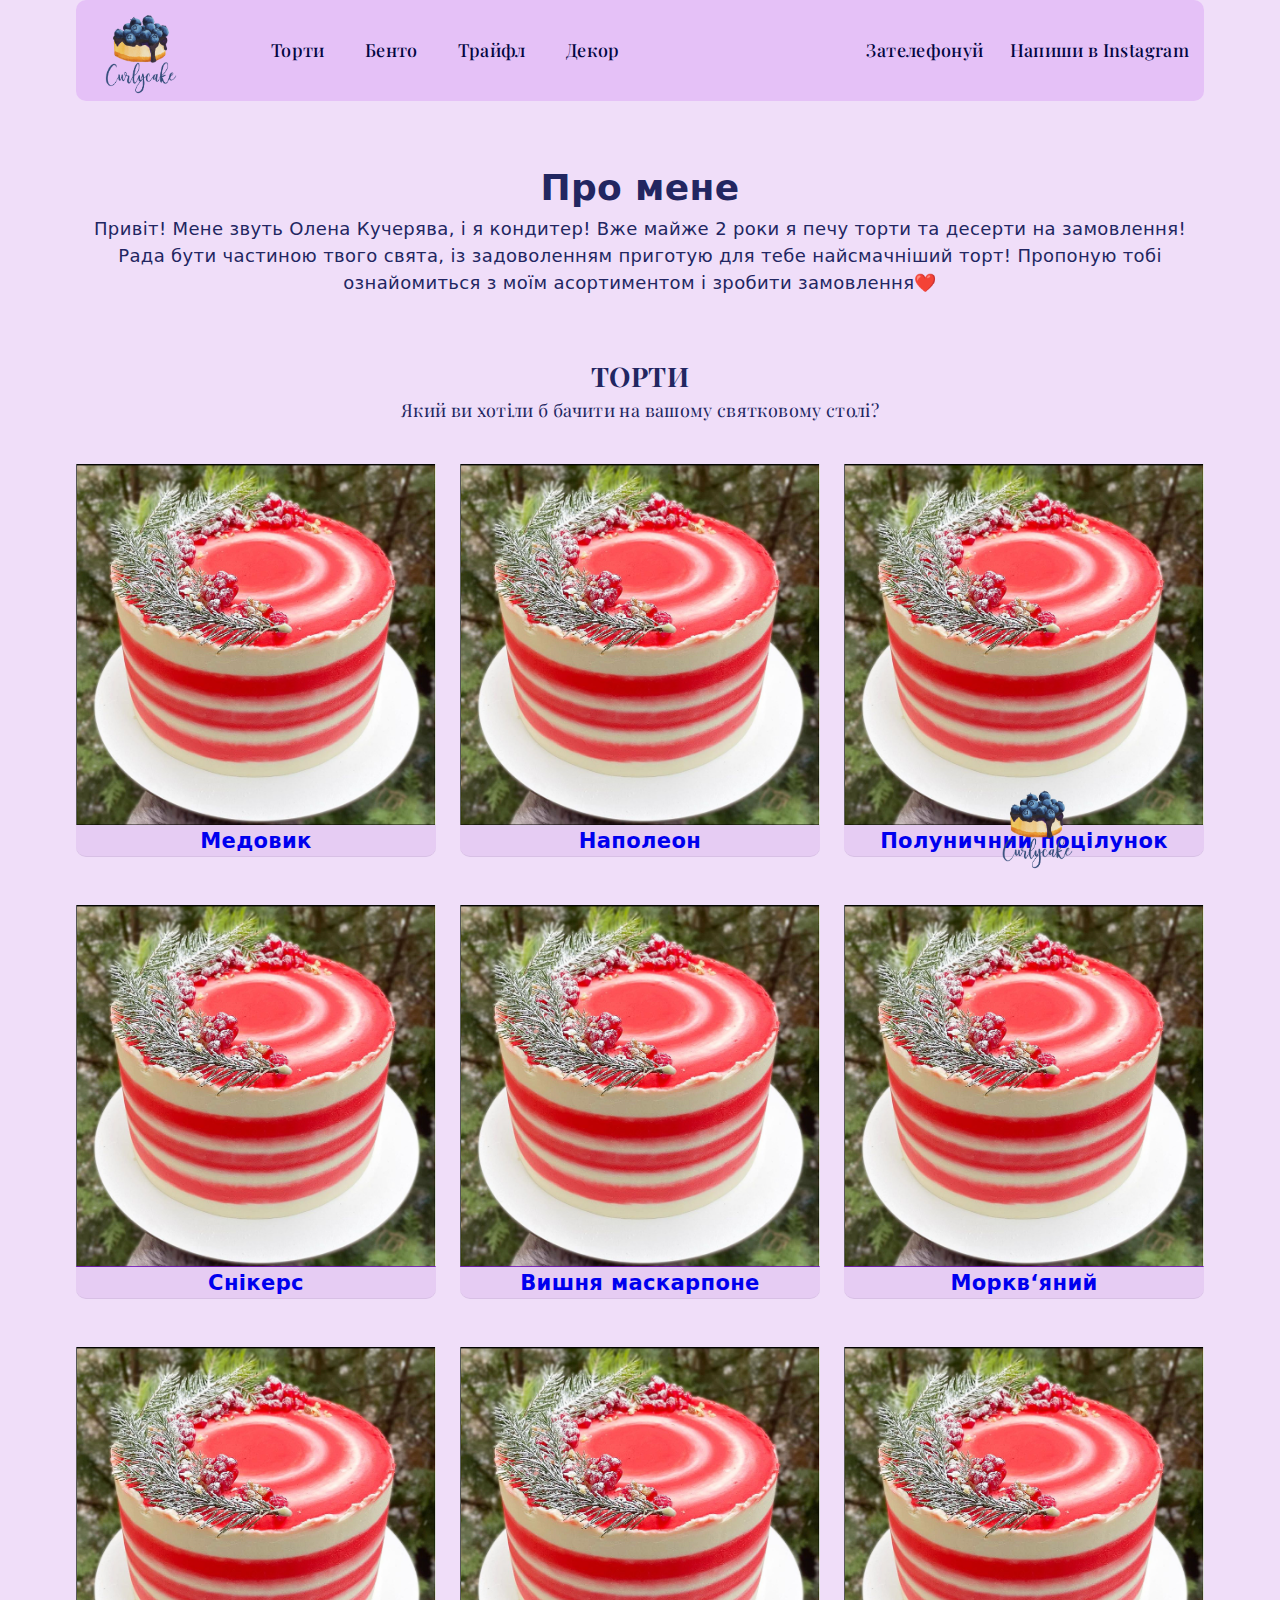
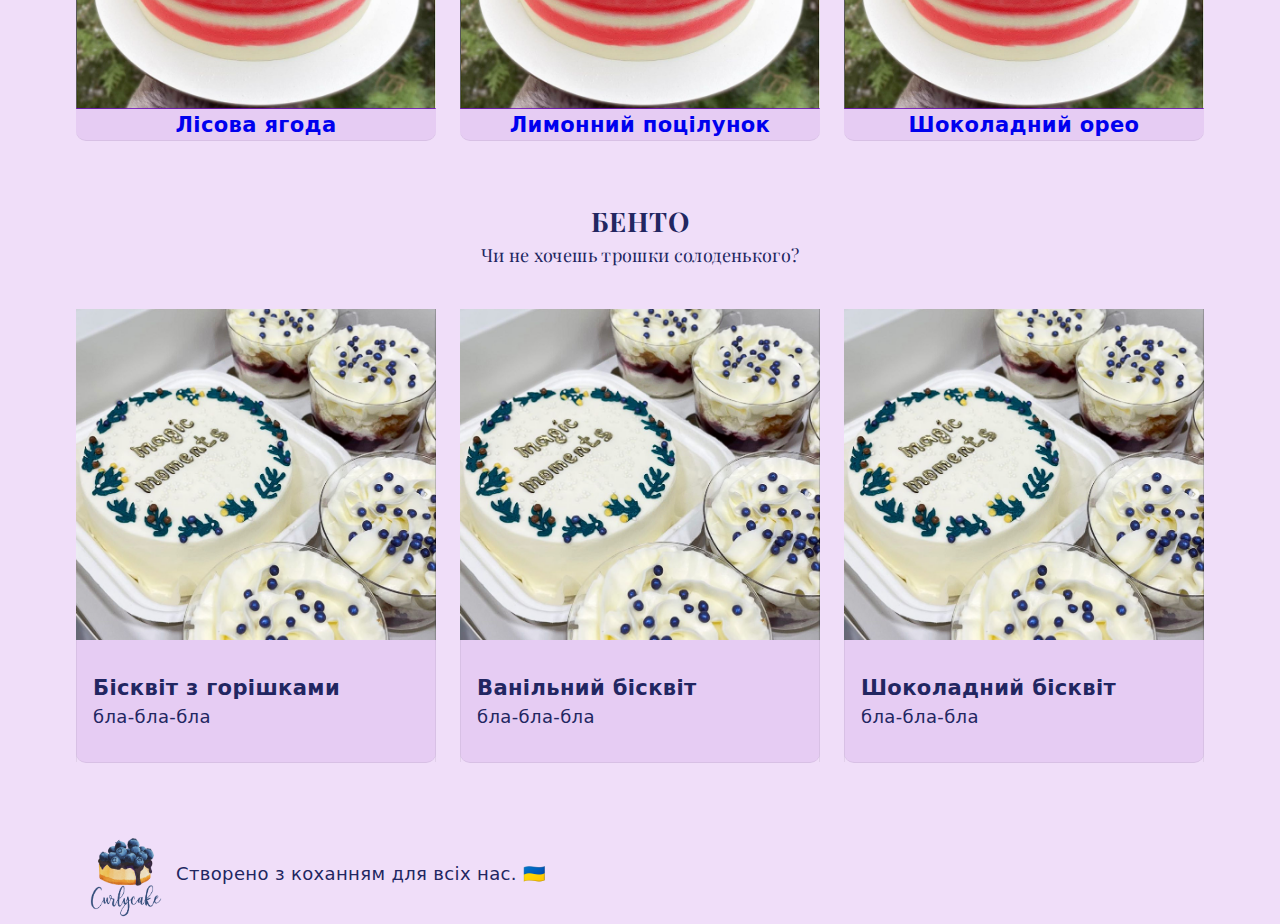
<file: index.html>
<!DOCTYPE html>
<html lang="en">
  <head>
    <meta charset="UTF-8" />
    <meta http-equiv="X-UA-Compatible" content="IE=edge" />
    <meta name="viewport" content="width=device-width, initial-scale=1.0" />
    <title>Curlycake</title>
    <link rel="stylesheet" href="css/style.css" />
    <link rel="preconnect" href="https://fonts.googleapis.com" />
    <link rel="preconnect" href="https://fonts.gstatic.com" crossorigin />
    <link
      href="https://fonts.googleapis.com/css2?family=Gabriela&family=Playfair+Display:wght@500;700&display=swap"
      rel="stylesheet"
    />
    <link
      rel="stylesheet"
      href="https://cdn.jsdelivr.net/npm/modern-normalize@1.1.0/modern-normalize.min.css"
    />
  </head>
  <body>
    <!-- Шапка сайта -->
    <header class="header container">
      <div class="logo">
        <a class="link" href="index.html">
          <img src="images/curlycake_logo.png" alt="Логотип" width="100" />
        </a>
      </div>
      <nav class="nav">
        <ul class="item">
          <li class="list"><a class="link scale" href="cake.html">Торти</a></li>
          <li class="list">
            <a class="link scale" href="bento.html">Бенто</a>
          </li>
          <li class="list"><a class="link scale" href="#">Трайфл</a></li>
          <li class="list"><a class="link scale" href="#">Декор</a></li>
        </ul>
      </nav>
      <address class="address">
        <a class="link scale" href="tel:+380996465227">Зателефонуй</a>
        <a
          class="link scale"
          target="_blank"
          href="https://instagram.com/curlycake_ua?igshid=MDM4ZDc5MmU="
          >Напиши в Instagram</a
        >
      </address>
      <section>
        <!-- Тут буде основне фото -->
      </section>
    </header>
    <!-- Основное меню -->
    <main class="container">
      <!-- Про мене -->
      <section class="about-me">
        <h1>Про мене</h1>
        <p>
          Привіт! Мене звуть Олена Кучерява, і я кондитер! Вже майже 2 роки я
          печу торти та десерти на замовлення! Рада бути частиною твого свята,
          із задоволенням приготую для тебе найсмачніший торт! Пропоную тобі
          ознайомиться з моїм асортиментом і зробити замовлення❤️
        </p>
      </section>
      <!-- КАТАЛОГ -->
      <section class="section">
        <h2 class="main-menu" id="pie">ТОРТИ</h2>
        <p class="main-text">
          Який ви хотіли б бачити на вашому святковому столі?
        </p>
        <ul class="cake">
          <li class="list">
            <div class="cake-cards">
              <a href="./cake.html" class="cake-cards-link link">
                <div class="cake-wrapper">
                  <img src="images/cake.png" alt="1" width="360" />
                  <p class="overlay">
                    Він просто тане у роті! Ти ніколи не забудеш його! Тонкі
                    медові коржі, найніжніший вершково – сметанний крем та
                    вишневий конфітюр! Також за бажанням, якщо ти не любиш
                    ягідні начинки, можу запропонувати солону карамель!
                    Поєднання нереально смачне! Варто спробувати! 1 кг торта
                    400грн. <br />
                    Мінімальне замовлення торта - 2 кг. <br />
                    Декор оплачується окремо.
                  </p>
                </div>
                <h3 class="head">Медовик</h3>
              </a>
            </div>
          </li>
          <li class="list">
            <div class="cake-cards">
              <a href="./cake.html" class="cake-cards-link link">
                <div class="cake-wrapper">
                  <img src="images/cake.png" alt="1" width="360" />
                  <p class="overlay">
                    Той самий наполеон, як у дитинстві! Тонкі коржі, заварний
                    крем зі згущеним молоком! Класика, до якої повертатимешся
                    знову і знову! <br />
                    1 кг торта коштує 370 гривень. <br />
                    Мінімальне замовлення - 2 кг. <br />
                    Декор оплачується окремо.
                  </p>
                </div>
                <h3 class="head">Наполеон</h3>
              </a>
            </div>
          </li>
          <li class="list">
            <div class="cake-cards">
              <a href="./cake.html" class="cake-cards-link link">
                <div class="cake-wrapper">
                  <img src="images/cake.png" alt="1" width="360" />
                  <p class="overlay">
                    Ванільний повітряний бісквіт, полуничний крем чиз, ягідна
                    начинка з полуниці, покриття класичний крем чиз! Легкий, в
                    міру солодкий торт, підійде як на дитяче свято, так і на
                    доросле! <br />
                    1 кг торта коштує 500 гривень. <br />
                    Мінімальне замовлення - 2 кг. <br />
                    Декор оплачується окремо.
                  </p>
                </div>
                <h3 class="head">Полуничний поцілунок</h3>
              </a>
            </div>
          </li>
          <li class="list">
            <div class="cake-cards">
              <a href="./cake.html" class="cake-cards-link link">
                <div class="cake-wrapper">
                  <img src="images/cake.png" alt="1" width="360" />
                  <p class="overlay">
                    Шоколадні вологі коржі, запечений чізкейк, хрусткий шар,
                    арахіс, солона карамель,та арахісовий крем чиз, покриття
                    класичний кремчиз (вершковий або шоколадний на твій смак).
                    <br />
                    1 кг торта коштує 500 гривень. <br />
                    Мінімальне замовлення - 2 кг. <br />
                    Декор оплачується окремо.
                  </p>
                </div>
                <h3 class="head">Снікерс</h3>
              </a>
            </div>
          </li>
          <li class="list">
            <div class="cake-cards">
              <a href="./cake.html" class="cake-cards-link link">
                <div class="cake-wrapper">
                  <img src="images/cake.png" alt="1" width="360" />
                  <p class="overlay">
                    Шоколадний бісквіт, вишневе компоте, крем чиз маскарпоне,
                    покриття класичний крем чиз! До речі, це був мій перший
                    торт, який я спекла на замовлення. І він досі не залишає
                    байдужим моїх клієнтів! <br />
                    1 кг торта коштує 500 гривень. <br />
                    Мінімальне замовлення - 2 кг. <br />
                    Декор оплачується окремо.
                  </p>
                </div>
                <h3 class="head">Вишня маскарпоне</h3>
              </a>
            </div>
          </li>
          <li class="list">
            <div class="cake-cards">
              <a href="./cake.html" class="cake-cards-link link">
                <div class="cake-wrapper">
                  <img src="images/cake.png" alt="1" width="360" />
                  <p class="overlay">
                    Вологий моркв‘яний бісквіт з грецьким горіхом і прянощами,
                    начинка з вишні, солона карамель, крем чиз! Цей торт
                    неймовірно смачний та ситний! Спробувавши один шматочок, ти
                    вже не зупинишся,я впевнена! <br />
                    1 кг торта коштує 480 гривень. <br />
                    Мінімальне замовлення - 3 кг. <br />
                    Декор оплачується окремо.
                  </p>
                </div>
                <h3 class="head">Моркв‘яний</h3>
              </a>
            </div>
          </li>
          <li class="list">
            <div class="cake-cards">
              <a href="./cake.html" class="cake-cards-link link">
                <div class="cake-wrapper">
                  <img src="images/cake.png" alt="1" width="360" />
                  <p class="overlay">
                    Шоколадний бісквіт, лимонний курд, лимонний чізкейк, ягідна
                    начинка, крем на основі сиру маскарпоне, покриття класичний
                    крем чіз! В міру солодкий, з легкою кислинкою та неймовірно
                    ніжний! <br />
                    1 кг торта коштує 480 гриень. <br />
                    Мінімальне замовлення - 3 кг. <br />
                    Декор оплачується окремо.
                  </p>
                </div>
                <h3 class="head">Лісова ягода</h3>
              </a>
            </div>
          </li>
          <li class="list">
            <div class="cake-cards">
              <a href="./cake.html" class="cake-cards-link link">
                <div class="cake-wrapper">
                  <img src="images/cake.png" alt="1" width="360" />
                  <p class="overlay">
                    Шоколадний бісквіт, лимонний курд, лимонний чізкейк, ягідна
                    начинка, крем на основі сиру маскарпоне, покриття класичний
                    крем чіз! В міру солодкий, з легкою кислинкою та неймовірно
                    ніжний! <br />
                    1 кг торта коштує 480 гривень. <br />
                    Мінімальне замовлення - 3 кг. <br />
                    Декор оплачується окремо.
                  </p>
                </div>
                <h3 class="head">Лимонний поцілунок</h3>
              </a>
            </div>
          </li>
          <li class="list">
            <div class="cake-cards">
              <a href="./cake.html" class="cake-cards-link link">
                <div class="cake-wrapper">
                  <img src="images/cake.png" alt="1" width="360" />
                  <p class="overlay">
                    Шоколадний бісквіт, запечений чізкейк орео, шоколадний мус,
                    вершковий крем орео, шоколадний крем! Покриття класичний
                    крем чиз (вершковий чи шоколадний). Ну ви зрозуміли як це
                    смачно! Всі діти у захваті! <br />
                    1 кг торта коштує 500 гривень. <br />
                    Мінімальне замовлення - 2.5 кг. <br />
                    Декор оплачується окремо.
                  </p>
                </div>
                <h3 class="head">Шоколадний орео</h3>
              </a>
            </div>
          </li>
      </section>
      <section class="section">
        <h2 class="main-menu" id="bento">БЕНТО</h2>
        <p class="main-text">Чи не хочешь трошки солоденького?</p>
        <ul class="cake">
          <li class="list">
            <img src="images/bento.png" alt="2" width="360" />
            <div class="item">
              <h3>Бісквіт з горішками</h3>
              <p>бла-бла-бла</p>
            </div>
          </li>
          <li class="list">
            <img src="images/bento.png" alt="2" width="360" />
            <div class="item">
              <h3>Ванільний бісквіт</h3>
              <p>бла-бла-бла</p>
            </div>
          </li>
          <li class="list">
            <img src="images/bento.png" alt="2" width="360" />
            <div class="item">
              <h3>Шоколадний бісквіт</h3>
              <p>бла-бла-бла</p>
            </div>
          </li>
        </ul>
      </section>
    </main>
    
    <!-- Подвал сайта -->
    <footer class="footer container">
      <a class="link" href="index.html">
        <img src="images/curlycake_logo.png" alt="Логотип" width="100" />
      </a>
      <p class="text">Створено з коханням для всіх нас. &#127482;&#127462;</p>
    </footer>

    <div class="backdrop is-hidden" data-modal>
      <div class="modal">
        <button type="button" class="modal-close-btn" data-modal-close>
          <svg class="close-btn">
            <use href="images/icons.svg#icon-close-btn"></use>
          </svg>
        </button>
      </div>
    </div>

    <div class="container">
      <div class="order">
        <button type="button" class="order-btn" data-modal-open></button>
      </div>
    </div>

    <script src="js/modal.js"></script>
  </body>
</html>
</file>
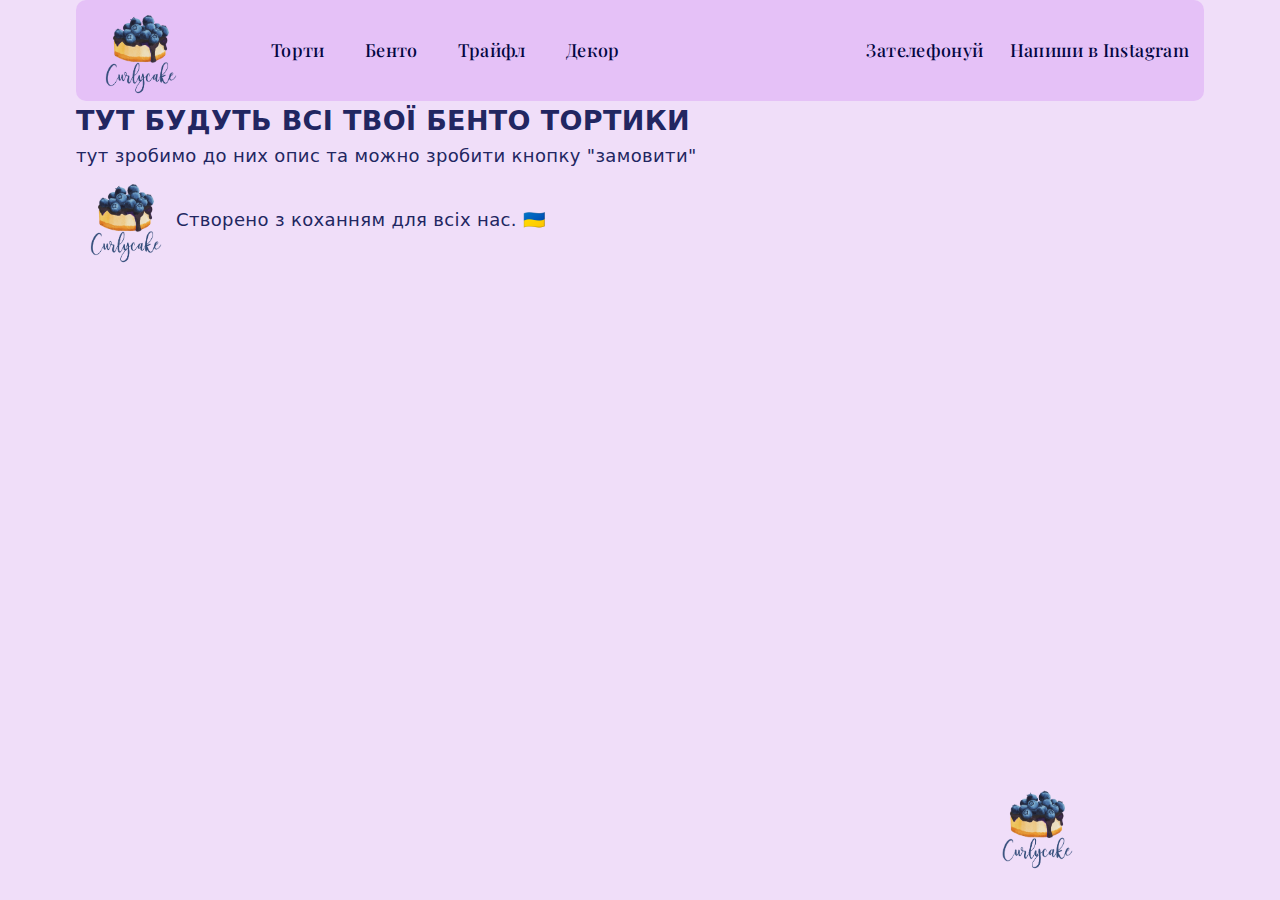
<file: bento.html>
<!DOCTYPE html>
<html lang="en">
  <head>
    <meta charset="UTF-8" />
    <meta http-equiv="X-UA-Compatible" content="IE=edge" />
    <meta name="viewport" content="width=device-width, initial-scale=1.0" />
    <link rel="stylesheet" href="css/style.css" />
    <link rel="preconnect" href="https://fonts.googleapis.com" />
    <link rel="preconnect" href="https://fonts.gstatic.com" crossorigin />
    <link
      href="https://fonts.googleapis.com/css2?family=Gabriela&family=Playfair+Display:wght@500;700&display=swap"
      rel="stylesheet"
    />
    <link
      rel="stylesheet"
      href="https://cdn.jsdelivr.net/npm/modern-normalize@1.1.0/modern-normalize.min.css"
    />
    <title>БЕНТО ТОРТИ</title>
  </head>
  <body>
    <!-- Шапка сайта -->
    <header class="header container">
      <div class="logo">
        <a class="link" href="index.html">
          <img src="images/curlycake_logo.png" alt="Логотип" width="100" />
        </a>
      </div>
      <nav class="nav">
        <ul class="item">
          <li class="list"><a class="link scale" href="cake.html">Торти</a></li>
          <li class="list">
            <a class="link scale" href="bento.html">Бенто</a>
          </li>
          <li class="list"><a class="link scale" href="#">Трайфл</a></li>
          <li class="list"><a class="link scale" href="#">Декор</a></li>
        </ul>
      </nav>
      <address class="address">
        <a class="link" href="tel:+380996465227">Зателефонуй</a>
        <a
          class="link"
          target="_blank"
          href="https://instagram.com/curlycake_ua?igshid=MDM4ZDc5MmU="
          >Напиши в Instagram</a
        >
      </address>
      <section>
        <!-- Тут буде основне фото -->
      </section>
    </header>
    <main class="container">
      <section>
        <!-- Тут буде основне фото -->
      </section>
      <!-- ВСЕ ПРО БЕНТО ТОРТИ -->
      <h2>ТУТ БУДУТЬ ВСІ ТВОЇ БЕНТО ТОРТИКИ</h2>
      <p>тут зробимо до них опис та можно зробити кнопку "замовити"</p>
    </main>
    <!-- Подвал сайта -->
    <footer class="footer container">
      <a class="link" href="index.html">
        <img src="images/curlycake_logo.png" alt="Логотип" width="100" />
      </a>
      <p class="text">Створено з коханням для всіх нас. &#127482;&#127462;</p>
    </footer>

    <div class="backdrop is-hidden" data-modal>
      <div class="modal">
        <button type="button" class="modal-close-btn" data-modal-close>
          <svg class="close-btn">
            <use href="images/icons.svg#icon-close-btn"></use>
          </svg>
        </button>
      </div>
    </div>

    <div class="container">
      <div class="order">
        <button type="button" class="order-btn" data-modal-open></button>
      </div>
    </div>

    <script src="js/modal.js"></script>
  </body>
</html>
</file>
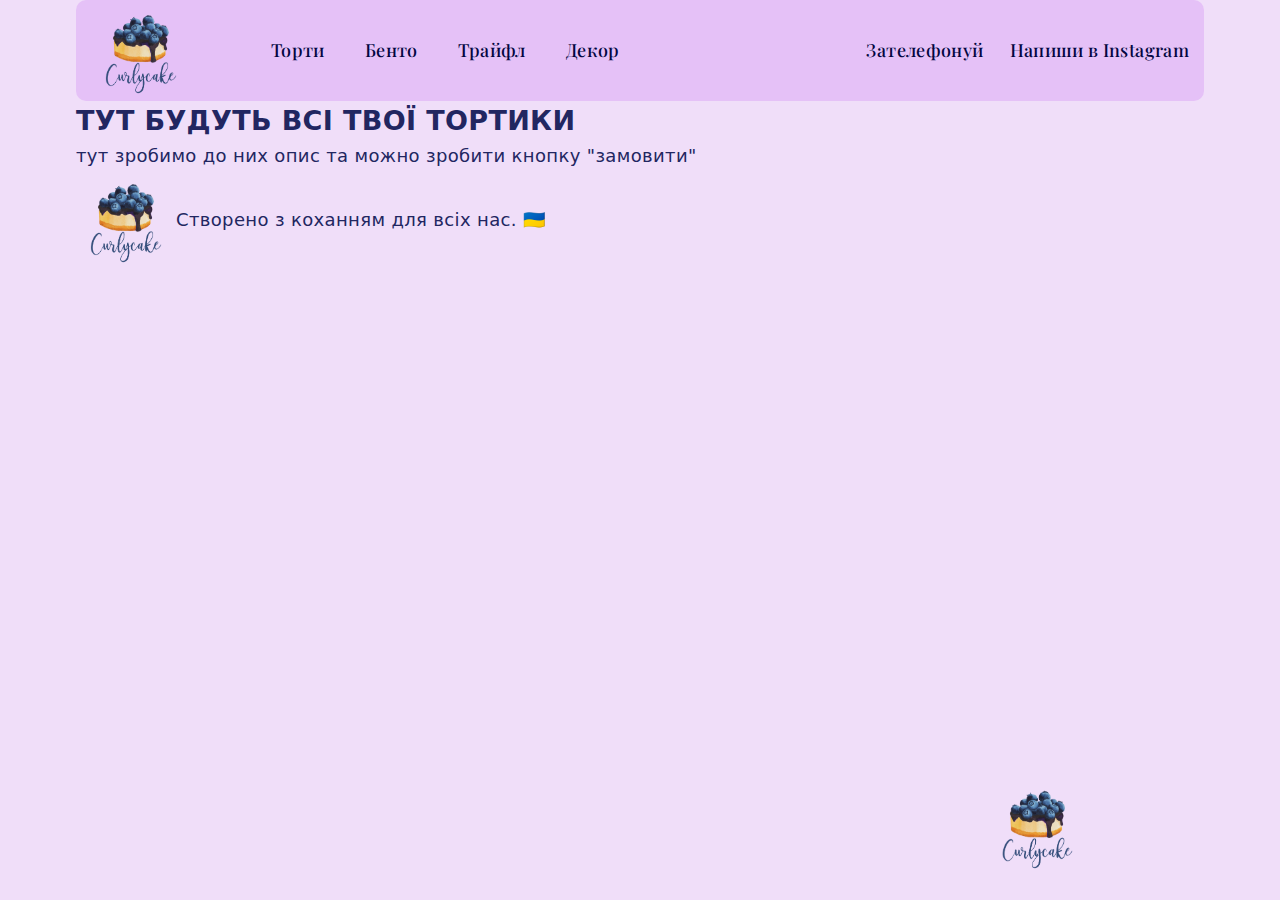
<file: cake.html>
<!DOCTYPE html>
<html lang="en">
  <head>
    <meta charset="UTF-8" />
    <meta http-equiv="X-UA-Compatible" content="IE=edge" />
    <meta name="viewport" content="width=device-width, initial-scale=1.0" />
    <link rel="stylesheet" href="css/style.css" />
    <link rel="preconnect" href="https://fonts.googleapis.com" />
    <link rel="preconnect" href="https://fonts.gstatic.com" crossorigin />
    <link
      href="https://fonts.googleapis.com/css2?family=Gabriela&family=Playfair+Display:wght@500;700&display=swap"
      rel="stylesheet"
    />
    <link
      rel="stylesheet"
      href="https://cdn.jsdelivr.net/npm/modern-normalize@1.1.0/modern-normalize.min.css"
    />
    <title>ТОРТИ</title>
  </head>
  <body>
    <!-- Шапка сайта -->
    <header class="header container">
      <div class="logo">
        <a class="link" href="index.html">
          <img src="images/curlycake_logo.png" alt="Логотип" width="100" />
        </a>
      </div>
      <nav class="nav">
        <ul class="item">
          <li class="list"><a class="link scale" href="cake.html">Торти</a></li>
          <li class="list">
            <a class="link scale" href="bento.html">Бенто</a>
          </li>
          <li class="list"><a class="link scale" href="#">Трайфл</a></li>
          <li class="list"><a class="link scale" href="#">Декор</a></li>
        </ul>
      </nav>
      <address class="address">
        <a class="link" href="tel:+380996465227">Зателефонуй</a>
        <a
          class="link"
          target="_blank"
          href="https://instagram.com/curlycake_ua?igshid=MDM4ZDc5MmU="
          >Напиши в Instagram</a
        >
      </address>
      <section>
        <!-- Тут буде основне фото -->
      </section>
    </header>
    <main class="container">
      <section>
        <!-- Тут буде основне фото -->
      </section>
      <!-- ВСЕ ПРО ТОРТИ -->
      <h2>ТУТ БУДУТЬ ВСІ ТВОЇ ТОРТИКИ</h2>
      <p>тут зробимо до них опис та можно зробити кнопку "замовити"</p>
    </main>
    <!-- Подвал сайта -->
    <footer class="footer container">
      <a class="link" href="index.html">
        <img src="images/curlycake_logo.png" alt="Логотип" width="100" />
      </a>
      <p class="text">Створено з коханням для всіх нас. &#127482;&#127462;</p>
    </footer>

    <div class="backdrop is-hidden" data-modal>
      <div class="modal">
        <button type="button" class="modal-close-btn" data-modal-close>
          <svg class="close-btn">
            <use href="images/icons.svg#icon-close-btn"></use>
          </svg>
        </button>
      </div>
    </div>

    <div class="container">
      <div class="order">
        <button type="button" class="order-btn" data-modal-open></button>
      </div>
    </div>

    <script src="js/modal.js"></script>
  </body>
</html>
</file>
<file: css/style.css>
h1,
h2,
h3,
h4,
p {
  margin-top: 0;
  margin-bottom: 0;
}

ul {
  margin-top: 0;
  margin-bottom: 0;
  padding-left: 0;
}

.list {
  list-style: none;
}

.link {
  text-decoration: none;
}

img {
  display: block;
}

button {
  cursor: pointer;
}

:root {
  --primary-font: 'Gabriela', serif;
  --secondary-font: 'Playfair Display', serif;
  --primary-color: #222661;
  --secondary-color: #020641;
  --active-color: #e0e246;
  --button-color: #6c76e7;
  --button-active-color: #5d92d6;
  --black-color: #000;
  --white-color: #fff;
}

body {
  font-family: var(--primary-font);
  color: var(--primary-color);
  font-size: 18px;
  line-height: 1.5;
  letter-spacing: 0.02em;
  background-color: #f0def9;
}

.container {
  position: relative;
  max-width: 1158px;
  margin-left: auto;
  margin-right: auto;
  padding-left: 15px;
  padding-right: 15px;
}

/* ШАПКА САЙТА */
.header {
  display: flex;
  align-items: center;
  position: sticky;
  z-index: 10000;
  top: 0;
  background-color: #e5c1f7;
  width: 1128px;
  border-radius: 10px;
}

.logo {
  transition-property: transform;
  transition-duration: 1000ms;
  transition-timing-function: linear;
  transition-delay: 0;
}

.logo:hover {
  transform: rotate(360deg);
}

.scale {
  transition-property: transform;
}

.scale:hover {
  transform: scale(1.5);
}

.nav {
  margin-left: 80px;
}

.nav .item {
  display: flex;
}

.address {
  margin-left: auto;
}

.item .link {
  display: block;
  font-family: var(--secondary-font);
  color: var(--secondary-color);
  padding-top: 24px;
  padding-bottom: 24px;
  font-weight: 500;
}

.list .link:hover,
.list .link:focus {
  color: var(--active-color);
}

.item .list:not(:last-child) {
  margin-right: 40px;
}

.address .link {
  font-style: normal;
  font-family: var(--secondary-font);
  color: var(--secondary-color);
  padding-top: 24px;
  padding-bottom: 24px;
  font-weight: 500;
  font-size: 18px;
  line-height: 1.5;
  letter-spacing: 0.02em;
}

.address .link:not(:last-child) {
  margin-right: 20px;
}

.address .link:hover,
.address .link:focus {
  color: var(--active-color);
}

/* ПРО МЕНЯ */

.about-me {
  margin-bottom: 60px;
  margin-top: 60px;
  text-align: center;
}

/* КАТАЛОГ */

.section {
  margin-bottom: 60px;
}

.main-menu,
.main-text {
  display: block;
  text-align: center;
  font-family: var(--secondary-font);
}

.main-text {
  margin-bottom: 40px;
}

.cake {
  display: flex;
  flex-wrap: wrap;
}

.head {
  text-align: center;
  justify-content: center;
}

.cake .list {
  background: #ffffff;
  flex-basis: calc((100% - 2 * 24px) / 3);
  margin-bottom: 48px;
  margin-right: 24px;
  background-color: #e6ccf3;
  border-bottom: 1px solid rgb(46 47 66 / 8%);
  border-radius: 10px;
}

.list .item {
  padding-top: 32px;
  padding-bottom: 32px;
  padding-left: 16px;
  border-right: 1px solid rgb(46 47 66 / 8%);
  border-left: 1px solid rgb(46 47 66 / 8%);
}

.cake .list:nth-child(3n) {
  margin-right: 0;
}

.cake .list:nth-last-child(-n + 3) {
  margin-bottom: 0;
}

.cake-wrapper {
  position: relative;
  overflow: hidden;
}

.overlay {
  position: absolute;
  width: 100%;
  height: 100%;
  left: 0;
  top: 0;
  overflow: hidden;

  transform: translate(0, 100%);
  transition: transform;
  transition-timing-function: cubic-bezier(0.2, 0, 0.2, 1);
  transition-duration: 300ms;

  font-size: 16px;
  line-height: 1.5;
  letter-spacing: 0.02em;
  color: white;
  background-color: rgb(137, 23, 230);
  background-blend-mode: soft-light;
  mix-blend-mode: normal;

  padding: 40px 32px;
}

.cake-cards-link:hover .overlay,
.cake-cards-link:focus .overlay {
  transform: translate(0, 0);
}
.cake-cards-link.link:hover,
.cake-cards-link.link:focus {
  color: #f5400a;
}

/* ПОДВАЛ */

.footer {
  display: flex;
}
.container .text {
  display: flex;
  align-items: center;
}

/* КНОПКА ЗАМОВЛЕННЯ ЗАКАЗУ */

.order {
  position: fixed;
  z-index: 100;
  bottom: 24px;
  right: 15%;
}

.order-btn {
  display: block;
  border: #0000001a;

  width: 100px;
  height: 100px;

  margin: 0;
  padding: 0;
  border: none;
  background-color: transparent;

  background-image: url(../images/curlycake_logo.png);
  background-size: contain;

  transition: transform;
  transition-duration: 250ms;
}

.order-btn:hover,
.order-btn:focus {
  transform: scale(1.25);
}

.backdrop {
  position: fixed;
  z-index: 100;
  top: 0;
  bottom: 0;
  width: 100%;
  height: 100%;
  background-color: rgba(46, 47, 66, 0.4);

  transition: opacity, visibility, transform;
  transition-timing-function: cubic-bezier(0.2, 0, 0.2, 1);
  transition-duration: 250ms;
}

.backdrop.is-hidden {
  opacity: 0;
  visibility: hidden;
  pointer-events: none;
  transform: scale(1.5);
}

.modal {
  position: absolute;
  top: 50%;
  left: 50%;
  transform: translate(-50%, -50%);
  width: 408px;
  height: 576px;
  background: #fcfcfc;
  box-shadow: 0px 1px 1px rgba(0, 0, 0, 0.14), 0px 1px 3px rgba(0, 0, 0, 0.12),
    0px 2px 1px rgba(0, 0, 0, 0.2);
  border-radius: 4px;
}

.modal-close-btn {
  display: flex;
  justify-content: center;
  align-items: center;

  width: 24px;
  height: 24px;
  border: #0000001a;
  border-radius: 50%;
  padding: 0;
  background-color: rgb(168, 109, 228);

  position: absolute;
  top: 24px;
  right: 24px;

  transition: background-color;
  transition-timing-function: cubic-bezier(0.2, 0, 0.2, 1);
  transition-duration: 250ms;
}

.modal-close-btn:hover,
.modal-close-btn:focus {
  background-color: rgb(248, 7, 7);
  fill: var(--white-color);
}

.close-btn {
  width: 8px;
  height: 8px;
  background-color: transparent;
}
</file>
